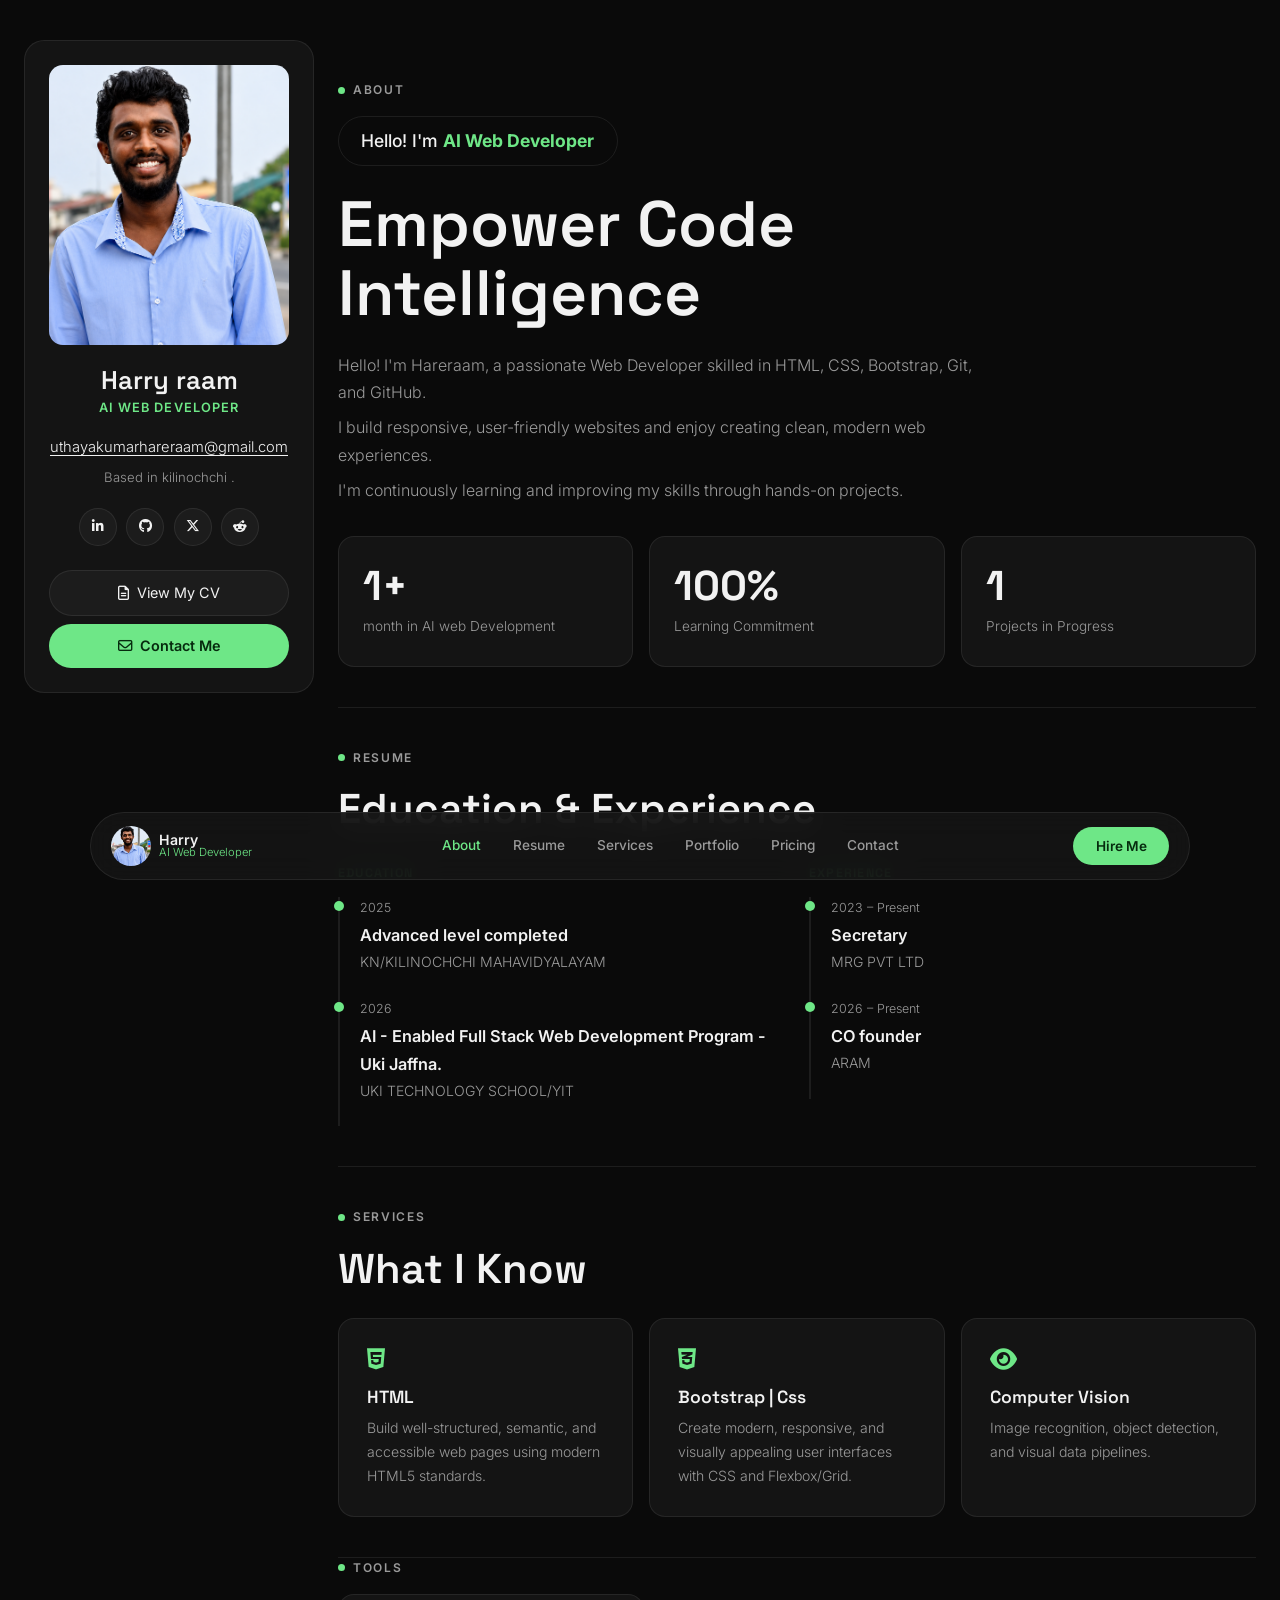
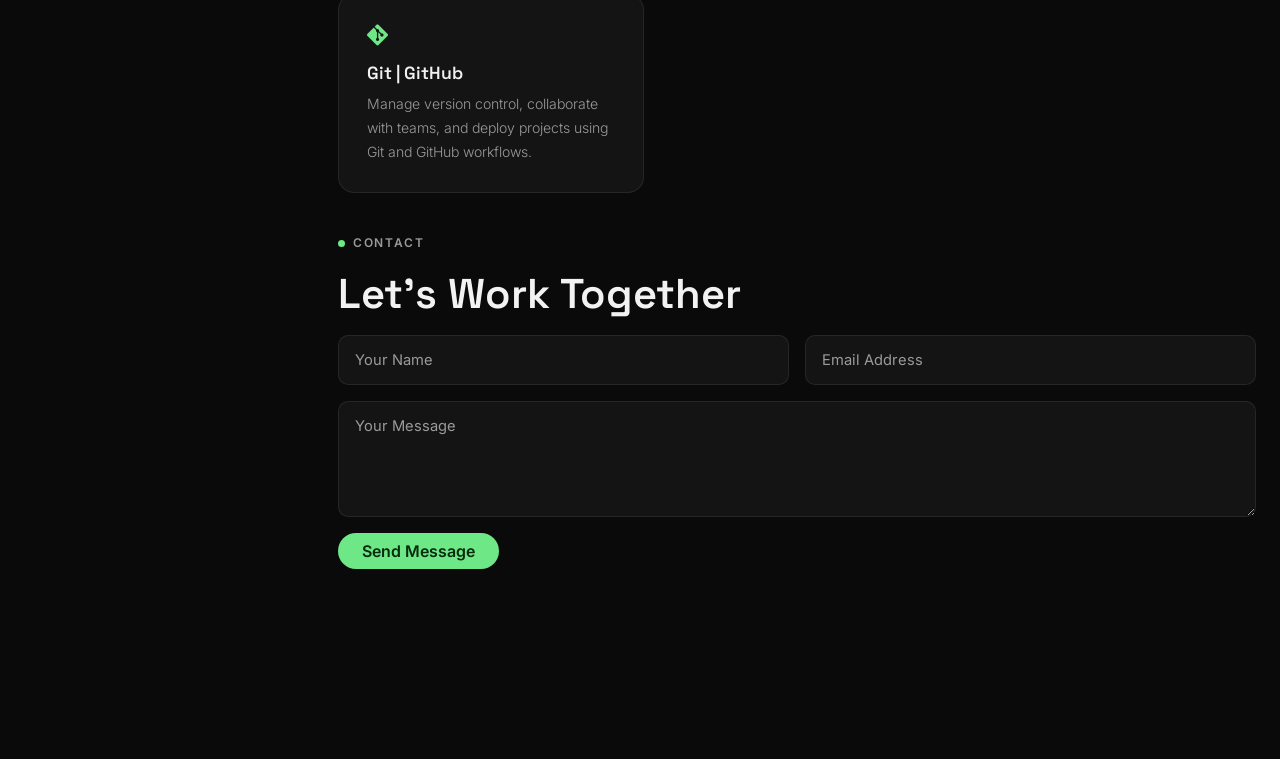
<file: index.html>
<!DOCTYPE html>
<html lang="en">
<head>
  <meta charset="UTF-8" />
  <meta name="viewport" content="width=device-width, initial-scale=1.0" />
  <title>Harry — AI Web Developer Portfolio</title>

  <!-- Bootstrap 5.3.3 -->
  <link href="https://cdn.jsdelivr.net/npm/bootstrap@5.3.3/dist/css/bootstrap.min.css" rel="stylesheet">
  <!-- Font Awesome -->
  <link rel="stylesheet" href="https://cdnjs.cloudflare.com/ajax/libs/font-awesome/6.5.0/css/all.min.css">
  <!-- Google Fonts -->
  <link href="https://fonts.googleapis.com/css2?family=Space+Grotesk:wght@400;500;600;700&family=Inter:wght@300;400;500;600&display=swap" rel="stylesheet">

  <link rel="stylesheet" href="style.css">
</head>
<body>

  <!-- ===================== MAIN LAYOUT ===================== -->
  <div class="container-fluid page-wrap">
    <div class="row g-4">

      <!-- ============ LEFT — STICKY PROFILE CARD ============ -->
      <aside class="col-lg-3">
        <div class="profile-card">
          <div class="profile-img-wrap">
            <img src="ChatGPT Image Jun 23, 2026, 07_02_34 PM.png"ZenG" class="profile-img">
          </div>

          <h2 class="profile-name">Harry raam</h2>
          <p class="profile-role">AI  Web Developer</p>

          <a href="mailto:hi.avitex@gmail.com" class="profile-email">uthayakumarhareraam@gmail.com</a>
          <p class="profile-location">Based in kilinochchi .</p>

         <div class="social-row">
    <!-- LinkedIn -->
    <a href="https://www.linkedin.com/in/hareraam-uthayakumar-8597bb412/" target="_blank" aria-label="LinkedIn">
        <i class="fab fa-linkedin-in"></i>
    </a>

    <!-- GitHub -->
    <a href="https://github.com/Hareraam8" target="_blank" aria-label="GitHub">
        <i class="fab fa-github"></i>
    </a>

    <!-- X (Twitter) -->
    <a href="https://x.com/hareraam23" target="_blank" aria-label="X">
        <i class="fab fa-x-twitter"></i>
    </a>

     <!-- Reddit -->
    <a href="https://www.reddit.com/user/Hareraam23/" target="_blank" aria-label="Reddit">
        <i class="fab fa-reddit-alien"></i>
    </a>
</div>
          <a href="#" class="btn btn-outline-light w-100 mb-2 profile-btn">
            <i class="fa-regular fa-file-lines"></i> View My CV
          </a>
          <a href="#contact" class="btn btn-accent w-100 profile-btn">
            <i class="fa-regular fa-envelope"></i> Contact Me
          </a>
        </div>
      </aside>

      <!-- ============ RIGHT — MAIN CONTENT ============ -->
      <main class="col-lg-9">

        <!-- ABOUT -->
        <section id="about" class="content-section">
          <p class="eyebrow"><span class="dot"></span> About</p>
          <span class="badge-pill">Hello! I'm <strong>AI Web  Developer</strong></span>

          <h1 class="hero-heading">Empower Code<br>Intelligence</h1>

          <p class="hero-desc span">
  <span>Hello! I'm Hareraam, a passionate Web Developer skilled in HTML, CSS, Bootstrap, Git, and GitHub.</span>
  <span>I build responsive, user-friendly websites and enjoy creating clean, modern web experiences.</span>
  <span>I'm continuously learning and improving my skills through hands-on projects.</span>
</p>
     <div class="row g-3 stats-row">
            <div class="col-md-4">
              <div class="stat-box">
                <div class="stat-num">1+</div>
                <div class="stat-label">month in AI web Development</div>
              </div>
            </div>
            <div class="col-md-4">
              <div class="stat-box">
                <div class="stat-num">100%</div>
                <div class="stat-label">Learning Commitment</div>
              </div>
            </div>
            <div class="col-md-4">
              <div class="stat-box">
                <div class="stat-num">1</div>
                <div class="stat-label">Projects in Progress</div>
              </div>
            </div>
          </div>
        </section>

          
        <!-- RESUME -->
        <section id="resume" class="content-section">
          <p class="eyebrow"><span class="dot"></span> Resume</p>
          <h2 class="section-heading">Education &amp; Experience</h2>

          <div class="row g-4 mt-2">
            <div class="col-md-6">
              <h6 class="timeline-label">Education</h6>
              <div class="timeline-item">
                <div class="timeline-year">2025</div>
                <div class="timeline-title">Advanced level completed</div>
                <div class="timeline-sub">KN/KILINOCHCHI MAHAVIDYALAYAM</div>
              </div>
              <div class="timeline-item">
                <div class="timeline-year">2026</div>
                <div class="timeline-title"> AI - Enabled Full Stack Web Development Program - Uki Jaffna.
</div>
                <div class="timeline-sub">UKI TECHNOLOGY SCHOOL/YIT</div>
              </div>
            </div>
            <div class="col-md-6">
              <h6 class="timeline-label">Experience</h6>
              <div class="timeline-item">
                <div class="timeline-year">2023 – Present</div>
                <div class="timeline-title">Secretary</div>
                <div class="timeline-sub">MRG PVT LTD</div>
              </div>
              <div class="timeline-item">
                <div class="timeline-year">2026 – Present</div>
                <div class="timeline-title">CO founder</div>
                <div class="timeline-sub"> ARAM</div>
              </div>
            </div>
          </div>
        </section>

        <!-- SERVICES -->
         <section id="services" class="content-section">
          <p class="eyebrow"><span class="dot"></span> Services</p>
          <h2 class="section-heading">What I Know</h2>
   <div class="row g-3 mt-2">
  <div class="col-md-4">
    <div class="service-card">
      <i class="fa-brands fa-html5"></i>
      <h5>HTML</h5>
      <p>Build well-structured, semantic, and accessible web pages using modern HTML5 standards.</p>
    </div>
  </div>
  <div class="col-md-4">
    <div class="service-card">
      <i class="fa-brands fa-css3-alt"></i>
      <h5>Bootstrap | Css</h5>
      <p>Create modern, responsive, and visually appealing user interfaces with CSS and Flexbox/Grid.</p>
    </div>
  </div>
            <div class="col-md-4">
              <div class="service-card">
                <i class="fa-solid fa-eye"></i>
                <h5>Computer Vision</h5>
                <p>Image recognition, object detection, and visual data pipelines.</p>
              </div>
            </div>
          </div>
        </section>

        <!--tools-->
             <section id="tools" class="tools-section"></section>
              <p class="eyebrow"><span class="dot"></span> Tools</p>

              <div class="col-md-4">
  <div class="service-card">
    <i class="fa-brands fa-git-alt"></i>
    <h5>Git | GitHub</h5>
    <p>Manage version control, collaborate with teams, and deploy projects using Git and GitHub workflows.</p>
  </div>
</div>

    

        <!-- CONTACT -->
        <section id="contact" class="content-section">
          <p class="eyebrow"><span class="dot"></span> Contact</p>
          <h2 class="section-heading">Let's Work Together</h2>

          <form class="contact-form mt-3">
            <div class="row g-3">
              <div class="col-md-6">
                <input type="text" class="form-control" placeholder="Your Name">
              </div>
              <div class="col-md-6">
                <input type="email" class="form-control" placeholder="Email Address">
              </div>
              <div class="col-12">
                <textarea class="form-control" rows="4" placeholder="Your Message"></textarea>
              </div>
              <div class="col-12">
                <button type="submit" class="btn btn-accent px-4">Send Message</button>
              </div>
            </div>
          </form>
        </section>

      </main>
    </div>
  </div>

  <!-- ===================== BOTTOM FLOATING NAV ===================== -->
  <nav class="floating-nav navbar navbar-expand-lg">
    <div class="container-fluid floating-nav-inner">
      <a class="navbar-brand d-flex align-items-center gap-2" href="#about">
        <img src="ChatGPT Image Jun 23, 2026, 07_02_34 PM.png" alt="Harry" class="nav-avatar">
        <span class="d-none d-md-flex flex-column lh-1">
          <span class="nav-name">Harry</span>
          <span class="nav-role">AI Web Developer</span>
        </span>
      </a>

      <ul class="navbar-nav flex-row gap-3 mx-auto d-none d-lg-flex">
        <li class="nav-item"><a class="nav-link active" href="#about">About</a></li>
        <li class="nav-item"><a class="nav-link" href="#resume">Resume</a></li>
        <li class="nav-item"><a class="nav-link" href="#services">Services</a></li>
        <li class="nav-item"><a class="nav-link" href="#portfolio">Portfolio</a></li>
        <li class="nav-item"><a class="nav-link" href="#pricing">Pricing</a></li>
        <li class="nav-item"><a class="nav-link" href="#contact">Contact</a></li>
      </ul>

      <a href="#contact" class="btn btn-accent floating-nav-cta">Hire Me</a>
    </div>
  </nav>

  <script src="https://cdn.jsdelivr.net/npm/bootstrap@5.3.3/dist/js/bootstrap.bundle.min.js"></script>
</body>
</html>
</file>
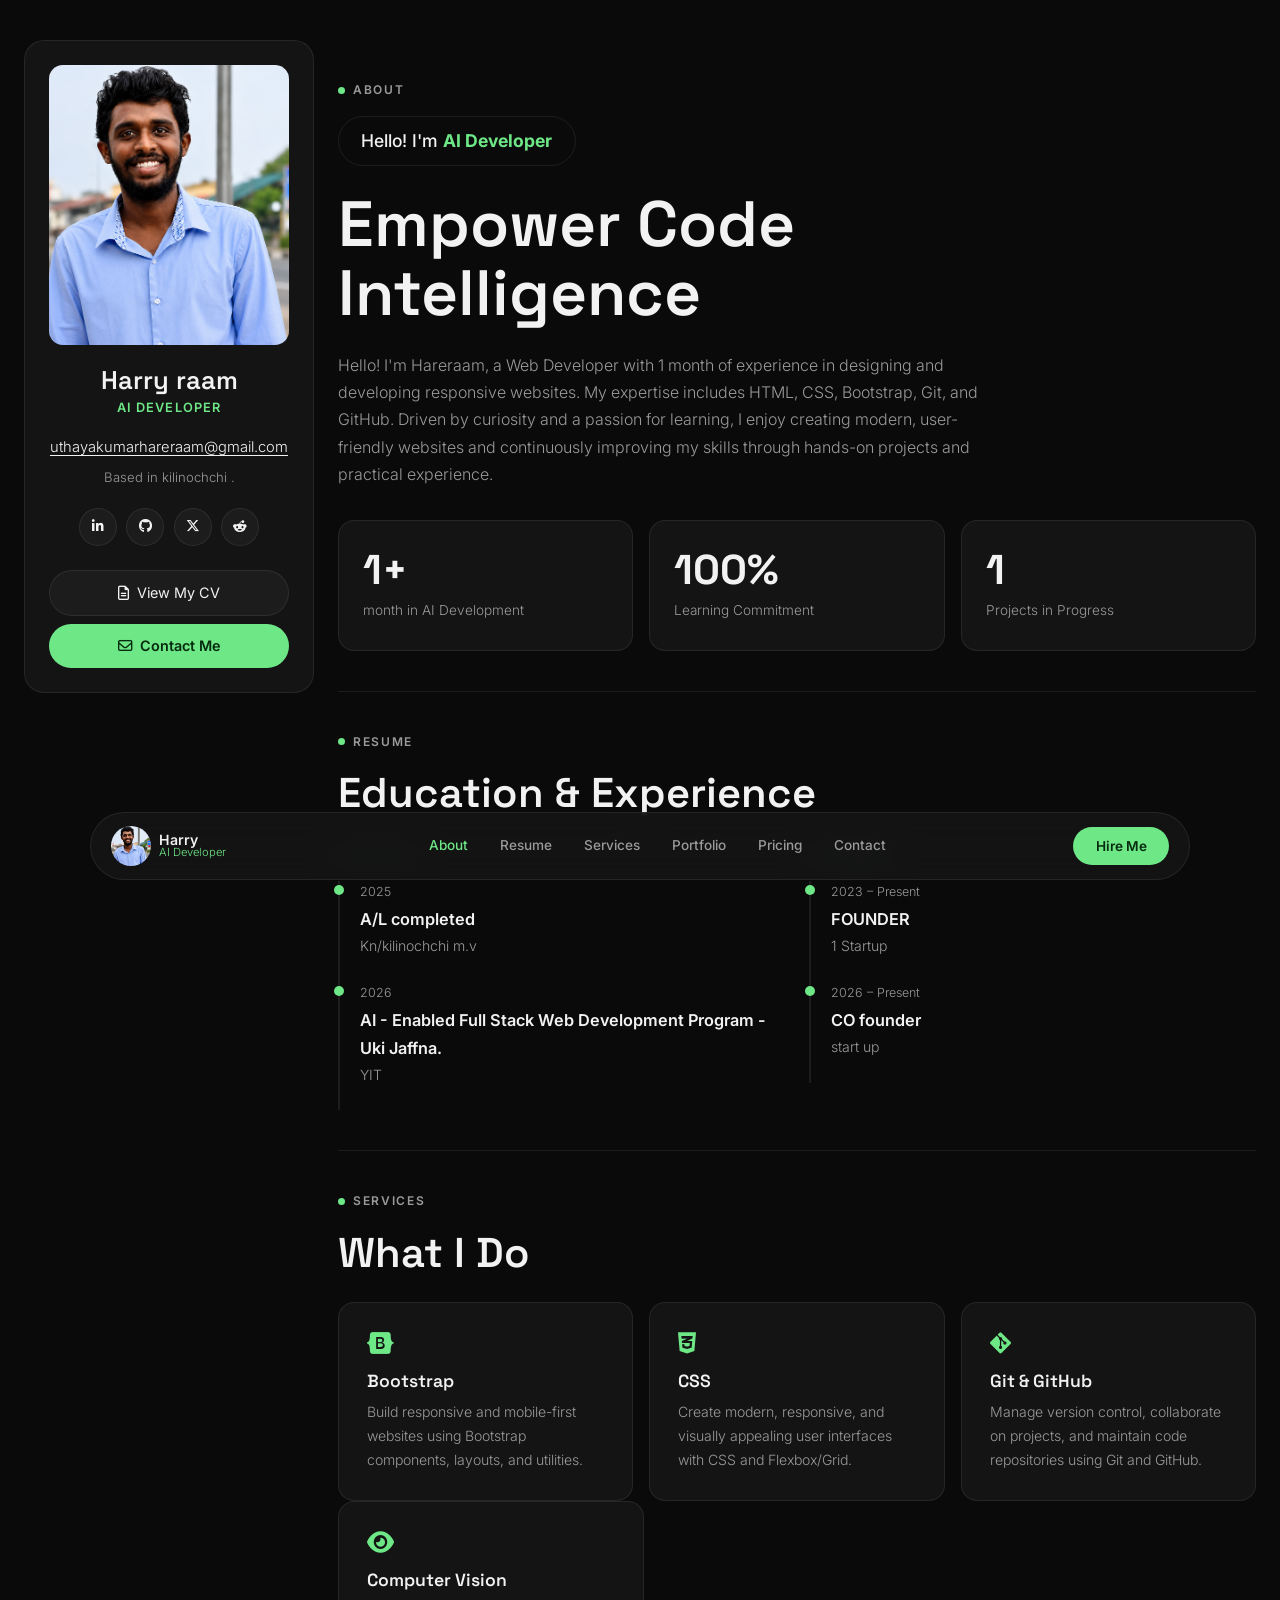
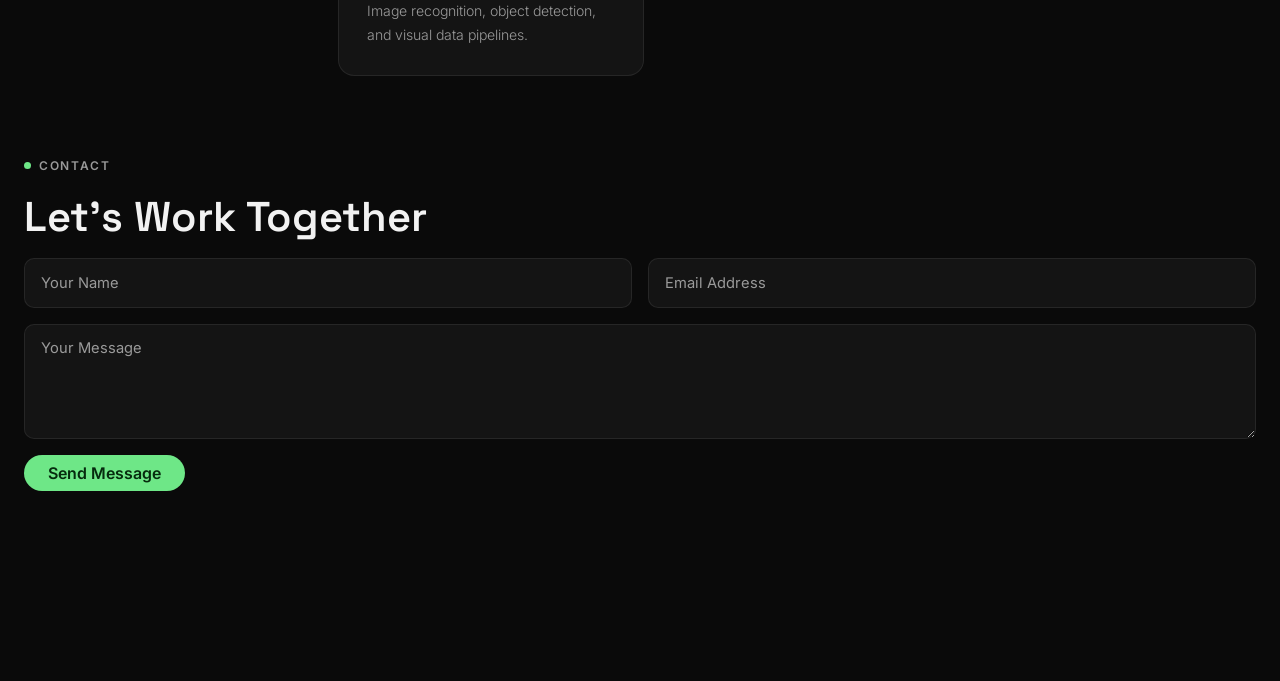
<file: portfolio.html>
<!DOCTYPE html>
<html lang="en">
<head>
  <meta charset="UTF-8" />
  <meta name="viewport" content="width=device-width, initial-scale=1.0" />
  <title>ZenG — AI Developer Portfolio</title>

  <!-- Bootstrap 5.3.3 -->
  <link href="https://cdn.jsdelivr.net/npm/bootstrap@5.3.3/dist/css/bootstrap.min.css" rel="stylesheet">
  <!-- Font Awesome -->
  <link rel="stylesheet" href="https://cdnjs.cloudflare.com/ajax/libs/font-awesome/6.5.0/css/all.min.css">
  <!-- Google Fonts -->
  <link href="https://fonts.googleapis.com/css2?family=Space+Grotesk:wght@400;500;600;700&family=Inter:wght@300;400;500;600&display=swap" rel="stylesheet">

  <link rel="stylesheet" href="portfolio.css">
</head>
<body>

  <!-- ===================== MAIN LAYOUT ===================== -->
  <div class="container-fluid page-wrap">
    <div class="row g-4">

      <!-- ============ LEFT — STICKY PROFILE CARD ============ -->
      <aside class="col-lg-3">
        <div class="profile-card">
          <div class="profile-img-wrap">
            <img src="ChatGPT Image Jun 23, 2026, 07_02_34 PM.png"ZenG" class="profile-img">
          </div>

          <h2 class="profile-name">Harry raam</h2>
          <p class="profile-role">AI Developer</p>

          <a href="mailto:hi.avitex@gmail.com" class="profile-email">uthayakumarhareraam@gmail.com</a>
          <p class="profile-location">Based in kilinochchi .</p>

         <div class="social-row">
    <!-- LinkedIn -->
    <a href="https://www.linkedin.com/in/hareraam-uthayakumar-8597bb412/" target="_blank" aria-label="LinkedIn">
        <i class="fab fa-linkedin-in"></i>
    </a>

    <!-- GitHub -->
    <a href="https://github.com/Hareraam8" target="_blank" aria-label="GitHub">
        <i class="fab fa-github"></i>
    </a>

    <!-- X (Twitter) -->
    <a href="https://x.com/hareraam23" target="_blank" aria-label="X">
        <i class="fab fa-x-twitter"></i>
    </a>

     <!-- Reddit -->
    <a href="https://www.reddit.com/user/Hareraam23/" target="_blank" aria-label="Reddit">
        <i class="fab fa-reddit-alien"></i>
    </a>
</div>
          <a href="#" class="btn btn-outline-light w-100 mb-2 profile-btn">
            <i class="fa-regular fa-file-lines"></i> View My CV
          </a>
          <a href="#contact" class="btn btn-accent w-100 profile-btn">
            <i class="fa-regular fa-envelope"></i> Contact Me
          </a>
        </div>
      </aside>

      <!-- ============ RIGHT — MAIN CONTENT ============ -->
      <main class="col-lg-9">

        <!-- ABOUT -->
        <section id="about" class="content-section">
          <p class="eyebrow"><span class="dot"></span> About</p>
          <span class="badge-pill">Hello! I'm <strong>AI Developer</strong></span>

          <h1 class="hero-heading">Empower Code<br>Intelligence</h1>

          <p class="hero-desc">
           Hello! I'm Hareraam, a Web Developer with 1 month of experience in designing and developing 
           responsive websites. My expertise includes HTML, CSS, Bootstrap, Git, and GitHub. Driven by curiosity and a passion
            for learning, I enjoy creating modern, user-friendly websites and continuously improving my skills through hands-on projects and practical experience.
          </p>
     <div class="row g-3 stats-row">
            <div class="col-md-4">
              <div class="stat-box">
                <div class="stat-num">1+</div>
                <div class="stat-label">month in AI Development</div>
              </div>
            </div>
            <div class="col-md-4">
              <div class="stat-box">
                <div class="stat-num">100%</div>
                <div class="stat-label">Learning Commitment</div>
              </div>
            </div>
            <div class="col-md-4">
              <div class="stat-box">
                <div class="stat-num">1</div>
                <div class="stat-label">Projects in Progress</div>
              </div>
            </div>
          </div>
        </section>

          
        <!-- RESUME -->
        <section id="resume" class="content-section">
          <p class="eyebrow"><span class="dot"></span> Resume</p>
          <h2 class="section-heading">Education &amp; Experience</h2>

          <div class="row g-4 mt-2">
            <div class="col-md-6">
              <h6 class="timeline-label">Education</h6>
              <div class="timeline-item">
                <div class="timeline-year">2025</div>
                <div class="timeline-title">A/L completed</div>
                <div class="timeline-sub">Kn/kilinochchi m.v</div>
              </div>
              <div class="timeline-item">
                <div class="timeline-year">2026</div>
                <div class="timeline-title"> AI - Enabled Full Stack Web Development Program - Uki Jaffna.
</div>
                <div class="timeline-sub">YIT</div>
              </div>
            </div>
            <div class="col-md-6">
              <h6 class="timeline-label">Experience</h6>
              <div class="timeline-item">
                <div class="timeline-year">2023 – Present</div>
                <div class="timeline-title">FOUNDER</div>
                <div class="timeline-sub">1 Startup</div>
              </div>
              <div class="timeline-item">
                <div class="timeline-year">2026 – Present</div>
                <div class="timeline-title">CO founder</div>
                <div class="timeline-sub"> start up</div>
              </div>
            </div>
          </div>
        </section>

        <!-- SERVICES -->
        <section id="services" class="content-section">
          <p class="eyebrow"><span class="dot"></span> Services</p>
          <h2 class="section-heading">What I Do</h2>

          <div class="row g-3 mt-2">

    <div class="col-md-4">
        <div class="service-card">
            <i class="fa-brands fa-bootstrap"></i>
            <h5>Bootstrap</h5>
            <p>Build responsive and mobile-first websites using Bootstrap components, layouts, and utilities.</p>
        </div>
    </div>

    <div class="col-md-4">
        <div class="service-card">
            <i class="fa-brands fa-css3-alt"></i>
            <h5>CSS</h5>
            <p>Create modern, responsive, and visually appealing user interfaces with CSS and Flexbox/Grid.</p>
        </div>
    </div>

    <div class="col-md-4">
        <div class="service-card">
            <i class="fa-brands fa-git-alt"></i>
            <h5>Git & GitHub</h5>
            <p>Manage version control, collaborate on projects, and maintain code repositories using Git and GitHub.</p>
        </div>
    </div>

</div>
            <div class="col-md-4">
              <div class="service-card">
                <i class="fa-solid fa-eye"></i>
                <h5>Computer Vision</h5>
                <p>Image recognition, object detection, and visual data pipelines.</p>
              </div>
            </div>
          </div>
        </section>

        <!-- CONTACT -->
        <section id="contact" class="content-section">
          <p class="eyebrow"><span class="dot"></span> Contact</p>
          <h2 class="section-heading">Let's Work Together</h2>

          <form class="contact-form mt-3">
            <div class="row g-3">
              <div class="col-md-6">
                <input type="text" class="form-control" placeholder="Your Name">
              </div>
              <div class="col-md-6">
                <input type="email" class="form-control" placeholder="Email Address">
              </div>
              <div class="col-12">
                <textarea class="form-control" rows="4" placeholder="Your Message"></textarea>
              </div>
              <div class="col-12">
                <button type="submit" class="btn btn-accent px-4">Send Message</button>
              </div>
            </div>
          </form>
        </section>

      </main>
    </div>
  </div>

  <!-- ===================== BOTTOM FLOATING NAV ===================== -->
  <nav class="floating-nav navbar navbar-expand-lg">
    <div class="container-fluid floating-nav-inner">
      <a class="navbar-brand d-flex align-items-center gap-2" href="#about">
        <img src="ChatGPT Image Jun 23, 2026, 07_02_34 PM.png" alt="Harry" class="nav-avatar">
        <span class="d-none d-md-flex flex-column lh-1">
          <span class="nav-name">Harry</span>
          <span class="nav-role">AI Developer</span>
        </span>
      </a>

      <ul class="navbar-nav flex-row gap-3 mx-auto d-none d-lg-flex">
        <li class="nav-item"><a class="nav-link active" href="#about">About</a></li>
        <li class="nav-item"><a class="nav-link" href="#resume">Resume</a></li>
        <li class="nav-item"><a class="nav-link" href="#services">Services</a></li>
        <li class="nav-item"><a class="nav-link" href="#portfolio">Portfolio</a></li>
        <li class="nav-item"><a class="nav-link" href="#pricing">Pricing</a></li>
        <li class="nav-item"><a class="nav-link" href="#contact">Contact</a></li>
      </ul>

      <a href="#contact" class="btn btn-accent floating-nav-cta">Hire Me</a>
    </div>
  </nav>

  <script src="https://cdn.jsdelivr.net/npm/bootstrap@5.3.3/dist/js/bootstrap.bundle.min.js"></script>
</body>
</html>
</file>
<file: style.css>
:root {
  --bg:          #0a0a0a;
  --surface:     #141414;
  --surface-2:   #1c1c1c;
  --border:      rgba(255,255,255,.08);
  --text:        #f2f2f2;
  --text-muted:  #9a9a9a;
  --accent:      #6ee787;
  --accent-dk:   #4fc46a;

  --font-display: 'Space Grotesk', sans-serif;
  --font-body:    'Inter', sans-serif;
}

* { box-sizing: border-box; }

body {
  background: var(--bg);
  color: var(--text);
  font-family: var(--font-body);
  font-weight: 300;
  line-height: 1.7;
  padding-bottom: 110px; /* room for floating nav */
}

h1, h2, h3, h4, h5, h6 {
  font-family: var(--font-display);
  font-weight: 600;
  color: var(--text);
}

a { color: inherit; text-decoration: none; }

.page-wrap {
  max-width: 1320px;
  margin: 0 auto;
  padding: 2.5rem 1.5rem;
}

.btn-accent {
  background: var(--accent);
  color: #062b0e;
  font-weight: 600;
  border: none;
  border-radius: 50px;
  transition: background .2s ease, transform .2s ease;
}
.btn-accent:hover {
  background: var(--accent-dk);
  color: #062b0e;
  transform: translateY(-2px);
}


.profile-card {
  position: sticky;
  top: 2rem;
  background: var(--surface);
  border: 1px solid var(--border);
  border-radius: 20px;
  padding: 1.5rem;
  text-align: center;
}

.profile-img-wrap {
  border-radius: 14px;
  overflow: hidden;
  margin-bottom: 1.25rem;
}
.profile-img {
  width: 100%;
  height: 280px;
  object-fit: cover;
  display: block;
}

.profile-name {
  font-size: 1.6rem;
  margin-bottom: .1rem;
}
.profile-role {
  color: var(--accent);
  font-size: .8rem;
  font-weight: 600;
  letter-spacing: .08em;
  text-transform: uppercase;
  margin-bottom: 1rem;
}

.profile-email {
  display: block;
  font-size: .92rem;
  color: var(--text);
  text-decoration: underline;
  text-underline-offset: 3px;
  margin-bottom: .35rem;
}
.profile-location {
  font-size: .82rem;
  color: var(--text-muted);
  margin-bottom: 1.25rem;
}

.social-row {
  display: flex;
  justify-content: center;
  gap: .6rem;
  margin-bottom: 1.5rem;
}
.social-row a {
  width: 38px;
  height: 38px;
  border-radius: 50%;
  background: var(--surface-2);
  border: 1px solid var(--border);
  display: flex;
  align-items: center;
  justify-content: center;
  font-size: .85rem;
  color: var(--text);
  transition: background .2s ease, color .2s ease;
}
.social-row a:hover {
  background: var(--accent);
  color: #062b0e;
}

.profile-btn {
  border-radius: 50px;
  font-size: .9rem;
  padding: .7rem 1rem;
  display: flex;
  align-items: center;
  justify-content: center;
  gap: .5rem;
}
.btn-outline-light.profile-btn {
  border-color: var(--border);
  color: var(--text);
  background: var(--surface-2);
}
.btn-outline-light.profile-btn:hover {
  background: var(--surface);
  border-color: var(--text-muted);
  color: var(--text);
}


/* ══════════════════════════════════════
   CONTENT SECTIONS
══════════════════════════════════════ */
.content-section {
  padding: 2.5rem 0;
  border-bottom: 1px solid var(--border);
}
.content-section:last-child { border-bottom: none; }

.eyebrow {
  display: flex;
  align-items: center;
  gap: .5rem;
  font-size: .75rem;
  font-weight: 600;
  letter-spacing: .14em;
  text-transform: uppercase;
  color: var(--text-muted);
  margin-bottom: 1rem;
}
.dot {
  width: 7px;
  height: 7px;
  border-radius: 50%;
  background: var(--accent);
  display: inline-block;
}

.badge-pill {
  display: inline-block;
  border: 1px solid var(--border);
  border-radius: 50px;
  padding: .55rem 1.4rem;
  font-size: 1.1rem;
  font-weight: 500;
  margin-bottom: 1.5rem;
}
.badge-pill strong { color: var(--accent); }

.hero-heading {
  font-size: clamp(2.4rem, 5vw, 4rem);
  line-height: 1.08;
  margin-bottom: 1.5rem;
}

.hero-desc {
  max-width: 640px;
  color: var(--text-muted);
  font-size: 1rem;
  margin-bottom: 2rem;
}
.hero-desc span {
  display: block;
  margin-bottom: 0.5rem;
}

.section-heading {
  font-size: clamp(1.8rem, 3.5vw, 2.6rem);
}

/* Stats */
.stat-box {
  background: var(--surface);
  border: 1px solid var(--border);
  border-radius: 16px;
  padding: 1.75rem 1.5rem;
}
.stat-num {
  font-family: var(--font-display);
  font-size: 2.6rem;
  font-weight: 700;
  color: var(--text);
  line-height: 1;
  margin-bottom: .5rem;
}
.stat-label {
  font-size: .85rem;
  color: var(--text-muted);
}



.timeline-label {
  color: var(--accent);
  font-size: .78rem;
  font-weight: 700;
  letter-spacing: .1em;
  text-transform: uppercase;
  margin-bottom: 1rem;
}
.timeline-item {
  border-left: 2px solid var(--border);
  padding-left: 1.25rem;
  padding-bottom: 1.5rem;
  position: relative;
}
.timeline-item::before {
  content: '';
  position: absolute;
  left: -6px;
  top: 4px;
  width: 10px;
  height: 10px;
  border-radius: 50%;
  background: var(--accent);
}
.timeline-year {
  font-size: .78rem;
  color: var(--text-muted);
  margin-bottom: .25rem;
}
.timeline-title {
  font-weight: 600;
  font-size: 1.02rem;
}
.timeline-sub {
  font-size: .88rem;
  color: var(--text-muted);
}



.service-card {
  background: var(--surface);
  border: 1px solid var(--border);
  border-radius: 16px;
  padding: 1.75rem;
  height: 100%;
  transition: transform .2s ease, border-color .2s ease;
}
.service-card:hover {
  transform: translateY(-4px);
  border-color: var(--accent);
}
.service-card i {
  font-size: 1.5rem;
  color: var(--accent);
  margin-bottom: 1rem;
}
.service-card h5 {
  font-size: 1.1rem;
  margin-bottom: .5rem;
}
.service-card p {
  font-size: .88rem;
  color: var(--text-muted);
  margin: 0;
}


/* ══════════════════════════════════════
   CONTACT FORM
══════════════════════════════════════ */
.contact-form .form-control {
  background: var(--surface);
  border: 1px solid var(--border);
  color: var(--text);
  border-radius: 10px;
  padding: .8rem 1rem;
  font-size: .92rem;
}
.contact-form .form-control::placeholder { color: var(--text-muted); }
.contact-form .form-control:focus {
  background: var(--surface);
  border-color: var(--accent);
  box-shadow: 0 0 0 3px rgba(110,231,135,.15);
  color: var(--text);
}


/* ══════════════════════════════════════
   FLOATING BOTTOM NAV
══════════════════════════════════════ */
.floating-nav {
  position: fixed;
  bottom: 1.25rem;
  left: 50%;
  transform: translateX(-50%);
  width: calc(100% - 2rem);
  max-width: 1100px;
  background: rgba(20,20,20,.9);
  backdrop-filter: blur(14px);
  border: 1px solid var(--border);
  border-radius: 60px;
  padding: .5rem .75rem;
  z-index: 1000;
}
.floating-nav-inner {
  display: flex;
  align-items: center;
  justify-content: space-between;
  padding: 0 .5rem;
}

.nav-avatar {
  width: 40px;
  height: 40px;
  border-radius: 50%;
  object-fit: cover;
}
.nav-name {
  font-size: .88rem;
  font-weight: 600;
  color: var(--text);
}
.nav-role {
  font-size: .7rem;
  color: var(--accent);
}

.floating-nav .nav-link {
  font-size: .85rem;
  color: var(--text-muted);
  font-weight: 500;
  padding: .4rem .2rem;
  transition: color .2s ease;
}
.floating-nav .nav-link:hover,
.floating-nav .nav-link.active {
  color: var(--accent);
}

.floating-nav-cta {
  padding: .55rem 1.4rem;
  font-size: .85rem;
  white-space: nowrap;
}


@media (max-width: 991px) {
  .profile-card {
    position: relative;
    top: 0;
  }
  .floating-nav {
    border-radius: 20px;
  }
  .floating-nav-inner {
    flex-wrap: wrap;
    gap: .5rem;
    justify-content: center;
  }
}

@media (max-width: 576px) {
  .hero-heading { font-size: 2rem; }
  .badge-pill { font-size: .9rem; padding: .45rem 1rem; }
  .page-wrap { padding: 1.5rem 1rem; }
}
</file>
<file: portfolio.css>
:root {
  --bg:          #0a0a0a;
  --surface:     #141414;
  --surface-2:   #1c1c1c;
  --border:      rgba(255,255,255,.08);
  --text:        #f2f2f2;
  --text-muted:  #9a9a9a;
  --accent:      #6ee787;
  --accent-dk:   #4fc46a;

  --font-display: 'Space Grotesk', sans-serif;
  --font-body:    'Inter', sans-serif;
}

* { box-sizing: border-box; }

body {
  background: var(--bg);
  color: var(--text);
  font-family: var(--font-body);
  font-weight: 300;
  line-height: 1.7;
  padding-bottom: 110px; /* room for floating nav */
}

h1, h2, h3, h4, h5, h6 {
  font-family: var(--font-display);
  font-weight: 600;
  color: var(--text);
}

a { color: inherit; text-decoration: none; }

.page-wrap {
  max-width: 1320px;
  margin: 0 auto;
  padding: 2.5rem 1.5rem;
}

.btn-accent {
  background: var(--accent);
  color: #062b0e;
  font-weight: 600;
  border: none;
  border-radius: 50px;
  transition: background .2s ease, transform .2s ease;
}
.btn-accent:hover {
  background: var(--accent-dk);
  color: #062b0e;
  transform: translateY(-2px);
}


.profile-card {
  position: sticky;
  top: 2rem;
  background: var(--surface);
  border: 1px solid var(--border);
  border-radius: 20px;
  padding: 1.5rem;
  text-align: center;
}

.profile-img-wrap {
  border-radius: 14px;
  overflow: hidden;
  margin-bottom: 1.25rem;
}
.profile-img {
  width: 100%;
  height: 280px;
  object-fit: cover;
  display: block;
}

.profile-name {
  font-size: 1.6rem;
  margin-bottom: .1rem;
}
.profile-role {
  color: var(--accent);
  font-size: .8rem;
  font-weight: 600;
  letter-spacing: .08em;
  text-transform: uppercase;
  margin-bottom: 1rem;
}

.profile-email {
  display: block;
  font-size: .92rem;
  color: var(--text);
  text-decoration: underline;
  text-underline-offset: 3px;
  margin-bottom: .35rem;
}
.profile-location {
  font-size: .82rem;
  color: var(--text-muted);
  margin-bottom: 1.25rem;
}

.social-row {
  display: flex;
  justify-content: center;
  gap: .6rem;
  margin-bottom: 1.5rem;
}
.social-row a {
  width: 38px;
  height: 38px;
  border-radius: 50%;
  background: var(--surface-2);
  border: 1px solid var(--border);
  display: flex;
  align-items: center;
  justify-content: center;
  font-size: .85rem;
  color: var(--text);
  transition: background .2s ease, color .2s ease;
}
.social-row a:hover {
  background: var(--accent);
  color: #062b0e;
}

.profile-btn {
  border-radius: 50px;
  font-size: .9rem;
  padding: .7rem 1rem;
  display: flex;
  align-items: center;
  justify-content: center;
  gap: .5rem;
}
.btn-outline-light.profile-btn {
  border-color: var(--border);
  color: var(--text);
  background: var(--surface-2);
}
.btn-outline-light.profile-btn:hover {
  background: var(--surface);
  border-color: var(--text-muted);
  color: var(--text);
}


/* ══════════════════════════════════════
   CONTENT SECTIONS
══════════════════════════════════════ */
.content-section {
  padding: 2.5rem 0;
  border-bottom: 1px solid var(--border);
}
.content-section:last-child { border-bottom: none; }

.eyebrow {
  display: flex;
  align-items: center;
  gap: .5rem;
  font-size: .75rem;
  font-weight: 600;
  letter-spacing: .14em;
  text-transform: uppercase;
  color: var(--text-muted);
  margin-bottom: 1rem;
}
.dot {
  width: 7px;
  height: 7px;
  border-radius: 50%;
  background: var(--accent);
  display: inline-block;
}

.badge-pill {
  display: inline-block;
  border: 1px solid var(--border);
  border-radius: 50px;
  padding: .55rem 1.4rem;
  font-size: 1.1rem;
  font-weight: 500;
  margin-bottom: 1.5rem;
}
.badge-pill strong { color: var(--accent); }

.hero-heading {
  font-size: clamp(2.4rem, 5vw, 4rem);
  line-height: 1.08;
  margin-bottom: 1.5rem;
}

.hero-desc {
  max-width: 640px;
  color: var(--text-muted);
  font-size: 1rem;
  margin-bottom: 2rem;
}

.section-heading {
  font-size: clamp(1.8rem, 3.5vw, 2.6rem);
}

/* Stats */
.stat-box {
  background: var(--surface);
  border: 1px solid var(--border);
  border-radius: 16px;
  padding: 1.75rem 1.5rem;
}
.stat-num {
  font-family: var(--font-display);
  font-size: 2.6rem;
  font-weight: 700;
  color: var(--text);
  line-height: 1;
  margin-bottom: .5rem;
}
.stat-label {
  font-size: .85rem;
  color: var(--text-muted);
}



.timeline-label {
  color: var(--accent);
  font-size: .78rem;
  font-weight: 700;
  letter-spacing: .1em;
  text-transform: uppercase;
  margin-bottom: 1rem;
}
.timeline-item {
  border-left: 2px solid var(--border);
  padding-left: 1.25rem;
  padding-bottom: 1.5rem;
  position: relative;
}
.timeline-item::before {
  content: '';
  position: absolute;
  left: -6px;
  top: 4px;
  width: 10px;
  height: 10px;
  border-radius: 50%;
  background: var(--accent);
}
.timeline-year {
  font-size: .78rem;
  color: var(--text-muted);
  margin-bottom: .25rem;
}
.timeline-title {
  font-weight: 600;
  font-size: 1.02rem;
}
.timeline-sub {
  font-size: .88rem;
  color: var(--text-muted);
}



.service-card {
  background: var(--surface);
  border: 1px solid var(--border);
  border-radius: 16px;
  padding: 1.75rem;
  height: 100%;
  transition: transform .2s ease, border-color .2s ease;
}
.service-card:hover {
  transform: translateY(-4px);
  border-color: var(--accent);
}
.service-card i {
  font-size: 1.5rem;
  color: var(--accent);
  margin-bottom: 1rem;
}
.service-card h5 {
  font-size: 1.1rem;
  margin-bottom: .5rem;
}
.service-card p {
  font-size: .88rem;
  color: var(--text-muted);
  margin: 0;
}


/* ══════════════════════════════════════
   CONTACT FORM
══════════════════════════════════════ */
.contact-form .form-control {
  background: var(--surface);
  border: 1px solid var(--border);
  color: var(--text);
  border-radius: 10px;
  padding: .8rem 1rem;
  font-size: .92rem;
}
.contact-form .form-control::placeholder { color: var(--text-muted); }
.contact-form .form-control:focus {
  background: var(--surface);
  border-color: var(--accent);
  box-shadow: 0 0 0 3px rgba(110,231,135,.15);
  color: var(--text);
}


/* ══════════════════════════════════════
   FLOATING BOTTOM NAV
══════════════════════════════════════ */
.floating-nav {
  position: fixed;
  bottom: 1.25rem;
  left: 50%;
  transform: translateX(-50%);
  width: calc(100% - 2rem);
  max-width: 1100px;
  background: rgba(20,20,20,.9);
  backdrop-filter: blur(14px);
  border: 1px solid var(--border);
  border-radius: 60px;
  padding: .5rem .75rem;
  z-index: 1000;
}
.floating-nav-inner {
  display: flex;
  align-items: center;
  justify-content: space-between;
  padding: 0 .5rem;
}

.nav-avatar {
  width: 40px;
  height: 40px;
  border-radius: 50%;
  object-fit: cover;
}
.nav-name {
  font-size: .88rem;
  font-weight: 600;
  color: var(--text);
}
.nav-role {
  font-size: .7rem;
  color: var(--accent);
}

.floating-nav .nav-link {
  font-size: .85rem;
  color: var(--text-muted);
  font-weight: 500;
  padding: .4rem .2rem;
  transition: color .2s ease;
}
.floating-nav .nav-link:hover,
.floating-nav .nav-link.active {
  color: var(--accent);
}

.floating-nav-cta {
  padding: .55rem 1.4rem;
  font-size: .85rem;
  white-space: nowrap;
}


@media (max-width: 991px) {
  .profile-card {
    position: relative;
    top: 0;
  }
  .floating-nav {
    border-radius: 20px;
  }
  .floating-nav-inner {
    flex-wrap: wrap;
    gap: .5rem;
    justify-content: center;
  }
}

@media (max-width: 576px) {
  .hero-heading { font-size: 2rem; }
  .badge-pill { font-size: .9rem; padding: .45rem 1rem; }
  .page-wrap { padding: 1.5rem 1rem; }
}
</file>
